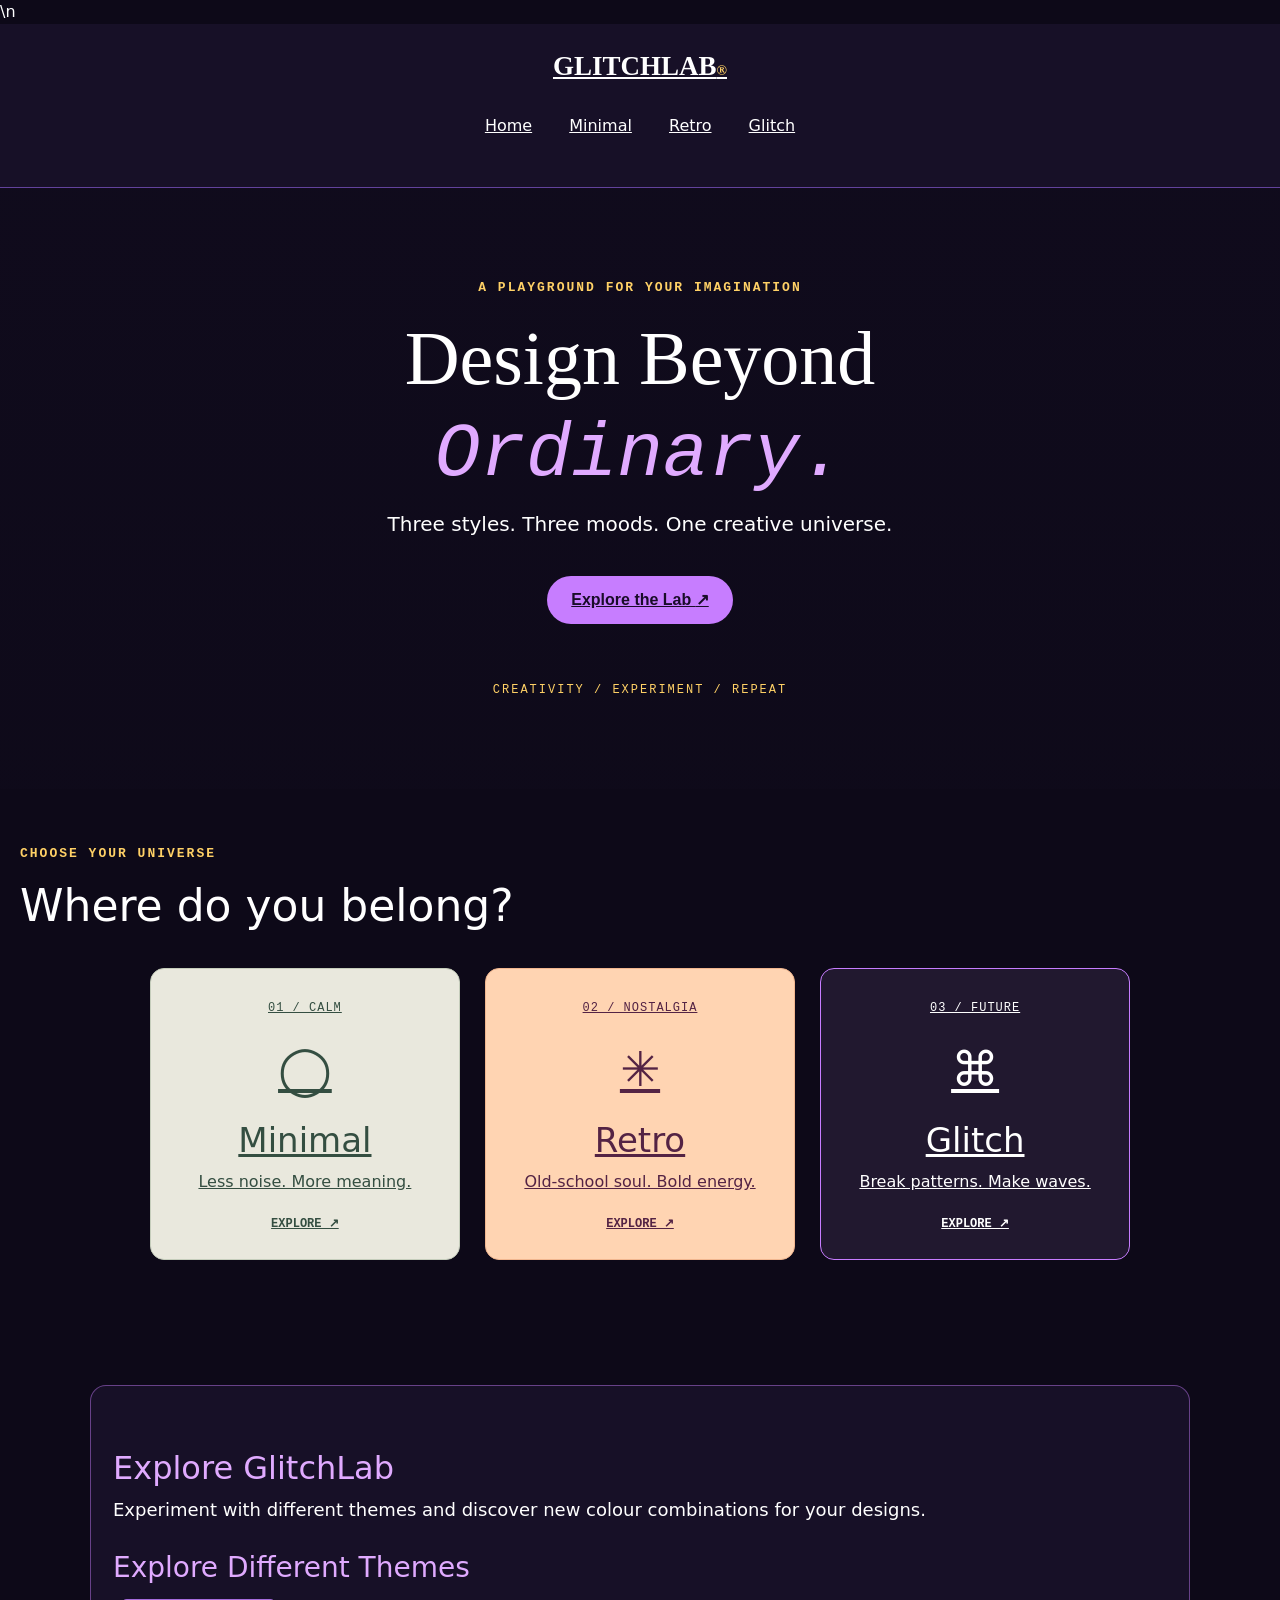
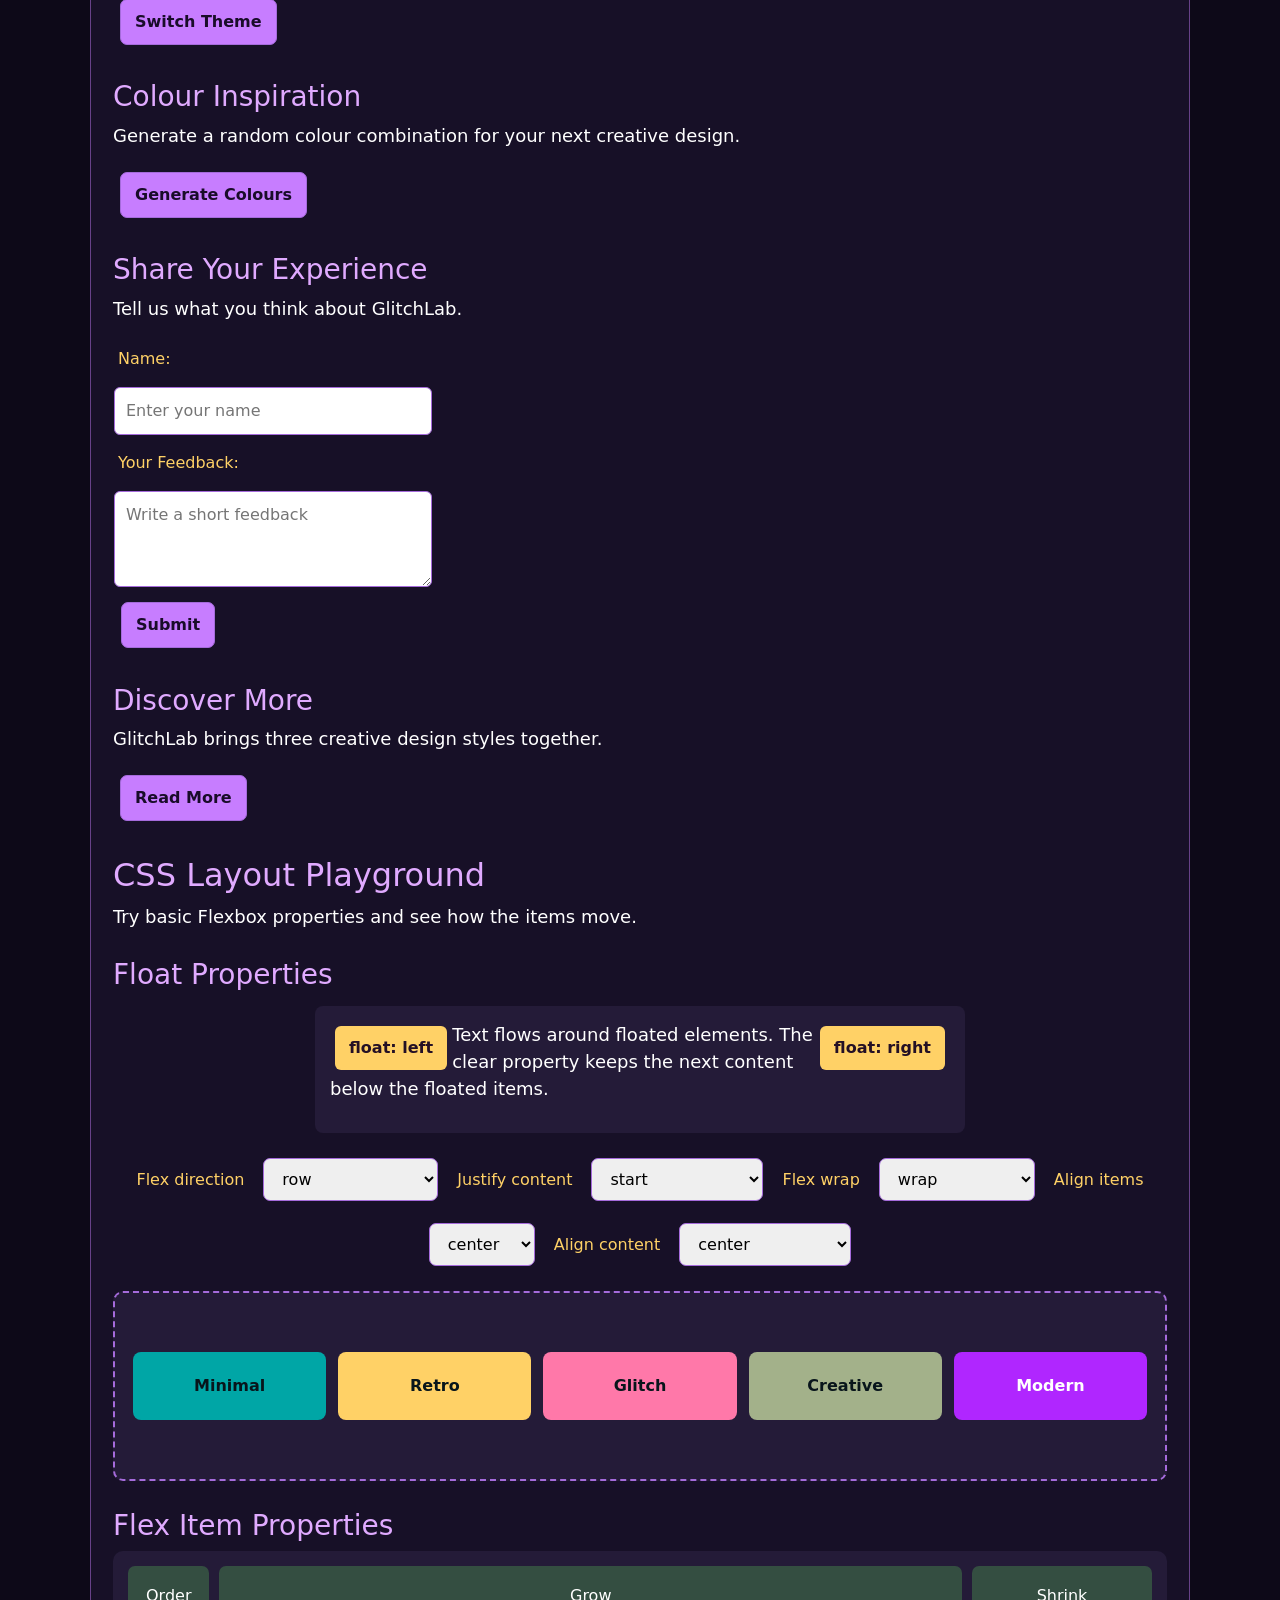
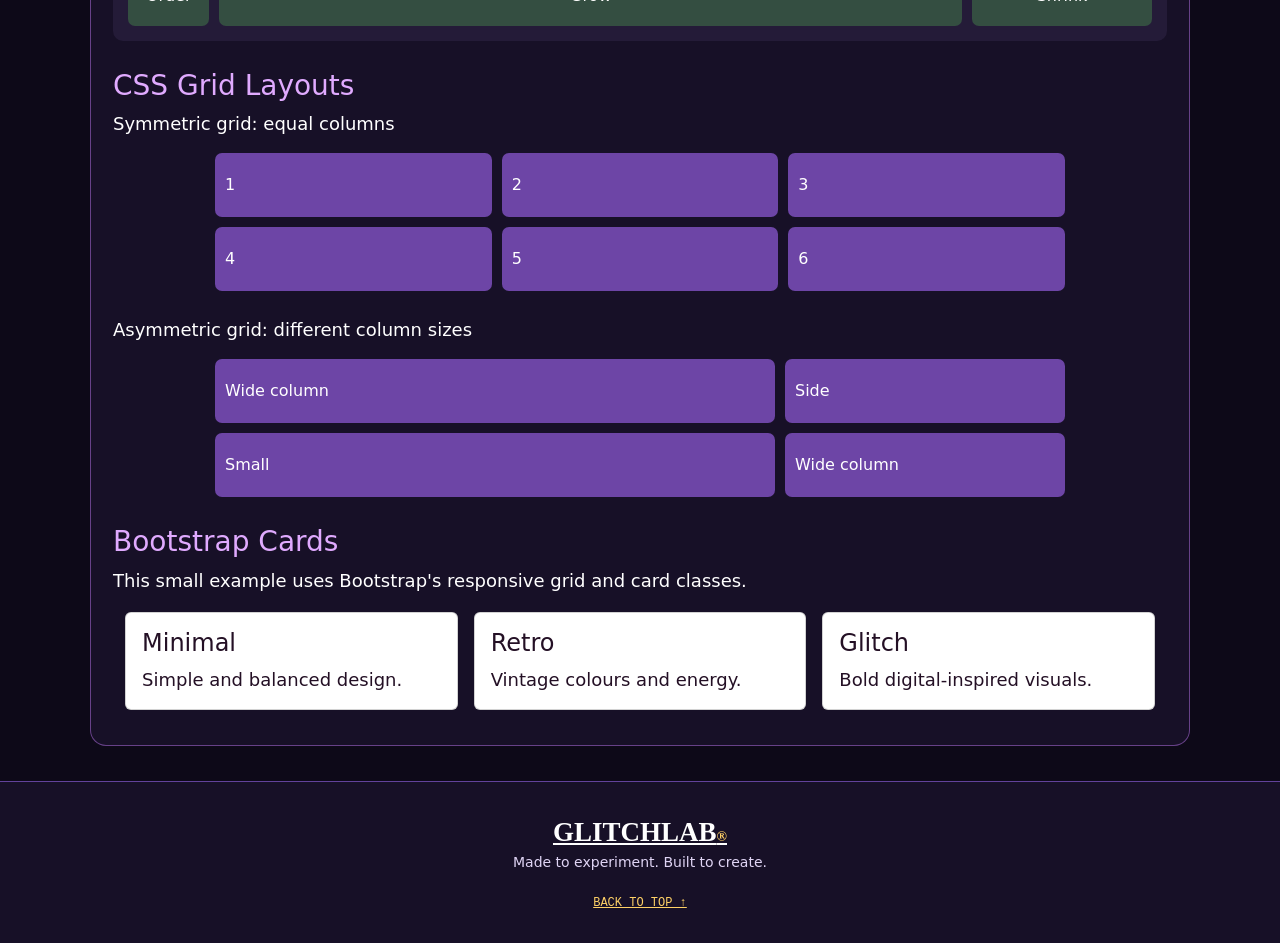
<file: index.html>
<!DOCTYPE html>
<html lang="en">

<head>
    <meta charset="UTF-8">
    <meta name="viewport" content="width=device-width, initial-scale=1.0">
    <title>GlitchLab | Explore Your Style</title>
    <link rel="stylesheet" href="style.css">\n    <link href="https://cdn.jsdelivr.net/npm/bootstrap@5.3.3/dist/css/bootstrap.min.css" rel="stylesheet">
</head>

<body class="home-theme">

    <header class="home-header">
        <a class="logo" href="index.html">GLITCHLAB<span>®</span></a>

        <nav>
            <a href="index.html">Home</a>
            <a href="minimal.html">Minimal</a>
            <a href="retro.html">Retro</a>
            <a href="glitch.html">Glitch</a>
        </nav>
    </header>

    <main>
        <section class="home-hero">
            <p class="eyebrow">A PLAYGROUND FOR YOUR IMAGINATION</p>

            <h1>Design Beyond<br><span>Ordinary.</span></h1>

            <p class="home-description">
                Three styles. Three moods. One creative universe.
            </p>

            <a class="primary-button" href="#worlds">
                Explore the Lab <span>↗</span>
            </a>

            <div class="hero-decoration">CREATIVITY / EXPERIMENT / REPEAT</div>
        </section>

        <section class="worlds-section" id="worlds">
            <p class="eyebrow">CHOOSE YOUR UNIVERSE</p>
            <h2>Where do you belong?</h2>

            <div class="world-grid">
                <a class="world-card minimal-card" href="minimal.html">
                    <span class="card-number">01 / CALM</span>
                    <div class="world-symbol">◯</div>
                    <h3>Minimal</h3>
                    <p>Less noise. More meaning.</p>
                    <span class="card-arrow">EXPLORE ↗</span>
                </a>

                <a class="world-card retro-card" href="retro.html">
                    <span class="card-number">02 / NOSTALGIA</span>
                    <div class="world-symbol">✳</div>
                    <h3>Retro</h3>
                    <p>Old-school soul. Bold energy.</p>
                    <span class="card-arrow">EXPLORE ↗</span>
                </a>

                <a class="world-card glitch-card" href="glitch.html">
                    <span class="card-number">03 / FUTURE</span>
                    <div class="world-symbol">⌘</div>
                    <h3>Glitch</h3>
                    <p>Break patterns. Make waves.</p>
                    <span class="card-arrow">EXPLORE ↗</span>
                </a>
            </div>
        </section>
        <!-- GlitchLab Interactive Features -->

        <section id="glitchlab-tools">

            <h2>Explore GlitchLab</h2>

            <p>
                Experiment with different themes and discover
                new colour combinations for your designs.
            </p>

            <!-- Theme Change -->
            <h3>Explore Different Themes</h3>

            <button id="themeButton">Switch Theme</button>


            <!-- Colour Palette Generator -->
            <h3>Colour Inspiration</h3>

            <p>
                Generate a random colour combination for your
                next creative design.
            </p>

            <button id="paletteButton">Generate Colours</button>

            <div id="paletteBox"></div>


            <!-- Feedback Section -->
            <h3>Share Your Experience</h3>

            <p>
                Tell us what you think about GlitchLab.
            </p>

            <table width="320">
                <tr>
                    <td>
                        <form id="feedbackForm">

                            <label for="userName">Name:</label>
                            <input type="text" id="userName" placeholder="Enter your name">

                            <label for="feedback">Your Feedback:</label>
                            <textarea id="feedback" rows="3" placeholder="Write a short feedback"></textarea>

                            <button type="submit">Submit</button>

                        </form>
                    </td>
                </tr>
            </table>


            <!-- Read More Feature -->
            <h3>Discover More</h3>
            <p>GlitchLab brings three creative design styles together.</p>
            <p id="extraText" hidden>
                Explore visual ideas, compare colour palettes and learn how
                different layouts can change the look of a website.
            </p>
            <button id="readButton" type="button">Read More</button>

            <!-- Flexbox Playground -->
            <h2>CSS Layout Playground</h2>
            <p>Try basic Flexbox properties and see how the items move.</p>

            <h3>Float Properties</h3>
            <div class="float-example">
                <span class="float-chip float-left">float: left</span>
                <span class="float-chip float-right">float: right</span>
                <p>
                    Text flows around floated elements. The clear property
                    keeps the next content below the floated items.
                </p>
                <div class="clear-float"></div>
            </div>

            <div class="layout-controls">
                <label for="directionSelect">Flex direction</label>
                <select id="directionSelect">
                    <option value="row">row</option>
                    <option value="row-reverse">row-reverse</option>
                    <option value="column">column</option>
                    <option value="column-reverse">column-reverse</option>
                </select>

                <label for="justifySelect">Justify content</label>
                <select id="justifySelect">
                    <option value="flex-start">start</option>
                    <option value="center">center</option>
                    <option value="space-between">space-between</option>
                    <option value="space-around">space-around</option>
                    <option value="space-evenly">space-evenly</option>
                </select>

                <label for="wrapSelect">Flex wrap</label>
                <select id="wrapSelect">
                    <option value="nowrap">nowrap</option>
                    <option value="wrap" selected>wrap</option>
                    <option value="wrap-reverse">wrap-reverse</option>
                </select>

                <label for="alignSelect">Align items</label>
                <select id="alignSelect">
                    <option value="stretch">stretch</option>
                    <option value="flex-start">start</option>
                    <option value="center" selected>center</option>
                    <option value="flex-end">end</option>
                </select>

                <label for="alignContentSelect">Align content</label>
                <select id="alignContentSelect">
                    <option value="flex-start">start</option>
                    <option value="center" selected>center</option>
                    <option value="space-between">space-between</option>
                    <option value="space-around">space-around</option>
                    <option value="stretch">stretch</option>
                </select>
            </div>

            <div id="flexPlayground" class="flex-playground" aria-live="polite"></div>

            <h3>Flex Item Properties</h3>
            <div class="flex-item-demo">
                <div class="flex-property-item grow-item">Grow</div>
                <div class="flex-property-item shrink-item">Shrink</div>
                <div class="flex-property-item order-item">Order</div>
            </div>

            <h3>CSS Grid Layouts</h3>
            <p>Symmetric grid: equal columns</p>
            <div class="grid-demo symmetric-grid">
                <div>1</div><div>2</div><div>3</div>
                <div>4</div><div>5</div><div>6</div>
            </div>

            <p>Asymmetric grid: different column sizes</p>
            <div class="grid-demo asymmetric-grid">
                <div class="grid-wide">Wide column</div>
                <div>Side</div>
                <div>Small</div>
                <div class="grid-wide">Wide column</div>
            </div>

            <!-- Small Bootstrap example -->
            <h3>Bootstrap Cards</h3>
            <p>This small example uses Bootstrap's responsive grid and card classes.</p>
            <div class="container bootstrap-demo">
                <div class="row g-3">
                    <div class="col-md-4">
                        <div class="card h-100">
                            <div class="card-body">
                                <h4 class="card-title">Minimal</h4>
                                <p class="card-text">Simple and balanced design.</p>
                            </div>
                        </div>
                    </div>
                    <div class="col-md-4">
                        <div class="card h-100">
                            <div class="card-body">
                                <h4 class="card-title">Retro</h4>
                                <p class="card-text">Vintage colours and energy.</p>
                            </div>
                        </div>
                    </div>
                    <div class="col-md-4">
                        <div class="card h-100">
                            <div class="card-body">
                                <h4 class="card-title">Glitch</h4>
                                <p class="card-text">Bold digital-inspired visuals.</p>
                            </div>
                        </div>
                    </div>
                </div>
            </div>

        </section>

    </main>

    <footer class="home-footer">
        <a class="logo" href="index.html">GLITCHLAB<span>®</span></a>
        <p>Made to experiment. Built to create.</p>
        <a href="#top" onclick="window.scrollTo(0,0); return false;">BACK TO TOP ↑</a>

    </footer>
    

    <script src="script.js"></script>

</body>

</html>
</file>
<file: style.css>
/* =====================================
   UNIVERSAL AND ELEMENT SELECTORS
===================================== */

* {
    box-sizing: border-box;
}

body {
    margin: 0;
    font-family: Arial, sans-serif;
    font-size: 18px;
    line-height: 1.6;
    text-align: center;
}

a {
    text-decoration: none;
}

h1, h2, h3, p {
    margin-top: 0;
}

h1 {
    font-size: 68px;
    line-height: 1.2;
}

h2 {
    font-size: 42px;
}

h3 {
    font-size: 28px;
}

p {
    font-size: 18px;
}

header {
    padding: 22px 15px;
}

nav {
    text-align: center;
    margin: 15px auto;
}

nav a {
    display: inline-block;
    padding: 8px 12px;
    margin: 4px;
    color: inherit;
}

section {
    padding: 55px 20px;
}

footer {
    padding: 30px 15px;
    text-align: center;
}


/* =====================================
   COMMON CLASSES
===================================== */

.logo {
    display: inline-block;
    font-family: Georgia, serif;
    font-size: 27px;
    font-weight: bold;
    color: inherit;
}

.logo span {
    color: #FFD166;
    font-size: 14px;
}

.eyebrow {
    font-family: "Courier New", monospace;
    font-size: 13px;
    letter-spacing: 2px;
    font-weight: bold;
}

.primary-button {
    display: inline-block;
    padding: 12px 24px;
    margin: 12px auto;
    border-radius: 25px;
    font-family: Arial, sans-serif;
    font-size: 16px;
    font-weight: bold;
}

.home-description,
.style-description {
    max-width: 700px;
    margin: 0 auto 25px auto;
    font-size: 20px;
}

.hero-decoration {
    margin-top: 45px;
    font-family: "Courier New", monospace;
    font-size: 12px;
    letter-spacing: 2px;
    visibility: visible;
}

.feature-image {
    display: block;
    width: 90%;
    max-width: 1000px;
    height: auto;
    margin: 30px auto;
    border: 2px solid rgba(255, 255, 255, 0.5);
    border-radius: 12px;
}


/* =====================================
   HOME PAGE — ATTRACTIVE PURPLE THEME
===================================== */

.home-theme {
    background-color: #0D0918;
    color: #FFFFFF;
}

.home-header {
    background-color: #171027;
    text-align: center;
    border-bottom: 1px solid #62429B;
}

.home-hero {
    padding: 90px 20px;
    background-color: #171027;
    background-image:
        linear-gradient(
            rgba(13, 9, 24, 0.72),
            rgba(13, 9, 24, 0.88)
        ),
        url("https://images.unsplash.com/photo-1518770660439-4636190af475?auto=format&fit=crop&w=1600&q=85");
    background-position: center;
    background-size: cover;
    background-repeat: no-repeat;
    text-align: center;
}

.home-hero .eyebrow {
    color: #FFD166;
}

.home-hero h1 {
    color: #FFFFFF;
    font-size: 76px;
    font-family: Georgia, serif;
}

.home-hero h1 span {
    color: #E0AAFF;
    font-style: italic;
    font-family: "Courier New", monospace;
}

.home-hero p {
    color: #FFFFFF;
}

.home-hero .primary-button {
    background-color: #C77DFF;
    color: #190C29;
}

.hero-decoration {
    color: #FFD166;
}

.worlds-section {
    background-color: #0D0918;
}

.worlds-section .eyebrow {
    color: #FFD166;
}

.worlds-section h2 {
    color: #FFFFFF;
    font-size: 44px;
}

.world-grid {
    max-width: 1150px;
    margin: 25px auto;
    text-align: center;
}

.world-card {
    display: inline-block;
    vertical-align: top;
    width: 310px;
    max-width: 100%;
    min-height: 290px;
    margin: 10px;
    padding: 25px 20px;
    border: 1px solid;
    border-radius: 14px;
    text-align: center;
    color: inherit;
}

.card-number {
    font-family: "Courier New", monospace;
    font-size: 12px;
    letter-spacing: 1px;
}

.world-symbol {
    margin: 15px auto;
    font-size: 48px;
}

.world-card h3 {
    font-size: 34px;
    margin-bottom: 10px;
}

.world-card p {
    font-size: 16px;
}

.card-arrow {
    font-family: "Courier New", monospace;
    font-size: 12px;
    font-weight: bold;
}

.minimal-card {
    background-color: #E9E8DD;
    color: #344E41;
    border-color: #C5CDBB;
}

.retro-card {
    background-color: #FFD4B2;
    color: #542344;
    border-color: #F1B68F;
}

.glitch-card {
    background-color: #21182F;
    color: #FFFFFF;
    border-color: #C77DFF;
}

.home-footer {
    background-color: #171027;
    border-top: 1px solid #62429B;
}

.home-footer p {
    color: #E0D5F5;
    font-size: 14px;
}

.home-footer > a:last-child {
    color: #FFD166;
    font-family: "Courier New", monospace;
    font-size: 12px;
}


/* =====================================
   MINIMAL PAGE
===================================== */

.minimal-theme {
    background-color: #F5F0E8;
    color: #344E41;
    font-family: Georgia, serif;
}

.minimal-theme .sub-header {
    background-color: #E7E0D3;
}

.minimal-theme nav a {
    color: #344E41;
}

.minimal-theme .style-hero {
    background-color: #E8EDE3;
}

.minimal-hero h1 {
    font-family: Georgia, serif;
    font-size: 72px;
}

.minimal-hero h1 em {
    color: #617B4D;
}

.minimal-hero .eyebrow {
    color: #405B35;
}

.minimal-theme .primary-button {
    background-color: #344E41;
    color: #FFFFFF;
}

.minimal-theme .style-content {
    background-color: #F5F0E8;
}

.minimal-theme .feature-box {
    background-color: #FFFFFF;
    border: 1px solid #D7DDCF;
}

.minimal-theme .feature-box span {
    color: #536F43;
}

.minimal-theme .palette-section {
    background-color: #E8EDE3;
}

.minimal-theme .cream {
    background-color: #FFFFFF;
    color: #344E41;
}

.minimal-theme .sage {
    background-color: #A3B18A;
    color: #172117;
}

.minimal-theme .forest {
    background-color: #344E41;
    color: #FFFFFF;
}

.minimal-theme .site-footer {
    background-color: #344E41;
    color: #FFFFFF;
}


/* =====================================
   RETRO PAGE — WARM PINK AND GOLD
===================================== */

.retro-theme {
    background-color: #241025;
    color: #FFFFFF;
    font-family: Georgia, serif;
}

.retro-theme .sub-header {
    background-color: #35132E;
    color: #FFE3A3;
}

.retro-theme nav a {
    color: #FFE3A3;
}

.retro-hero {
    background-color: #35132E;
    background-image:
        linear-gradient(
            rgba(35, 10, 34, 0.76),
            rgba(35, 10, 34, 0.88)
        ),
        url("https://images.unsplash.com/photo-1550745165-9bc0b252726f?auto=format&fit=crop&w=1400&q=85");
    background-position: center;
    background-size: cover;
    background-repeat: no-repeat;
}

.retro-hero h1 {
    font-family: Georgia, serif;
    font-size: 76px;
    color: #FFFFFF;
}

.retro-hero h1 span {
    color: #FFD166;
    font-style: italic;
}

.retro-hero .eyebrow {
    color: #FFD166;
}

.retro-hero .style-description {
    color: #FFFFFF;
}

.retro-theme .primary-button {
    background-color: #FFD166;
    color: #35132E;
}

.retro-theme .style-content {
    background-color: #241025;
    color: #FFFFFF;
}

.retro-theme .feature-box {
    background-color: #35132E;
    border: 2px solid #A94F77;
}

.retro-theme .feature-box span {
    color: #FFD166;
}

.retro-theme .palette-section {
    background-color: #35132E;
}

.retro-pink {
    background-color: #FF78A9;
    color: #301024;
}

.retro-cyan {
    background-color: #71F0F0;
    color: #14202A;
}

.retro-purple {
    background-color: #A56BDB;
    color: #FFFFFF;
}

.retro-theme .site-footer {
    background-color: #190C20;
    color: #FFE3A3;
}


/* =====================================
   GLITCH PAGE — NEON CYAN AND PURPLE
===================================== */

.glitch-theme {
    background-color: #080B16;
    color: #FFFFFF;
    font-family: "Courier New", monospace;
}

.glitch-theme .sub-header {
    background-color: #101326;
    color: #00F5FF;
}

.glitch-theme nav a {
    color: #00F5FF;
}

.glitch-hero {
    background-color: #101326;
    background-image:
        linear-gradient(
            rgba(5, 8, 22, 0.78),
            rgba(5, 8, 22, 0.90)
        ),
        url("https://images.unsplash.com/photo-1518770660439-4636190af475?auto=format&fit=crop&w=1400&q=85");
    background-position: center;
    background-size: cover;
    background-repeat: no-repeat;
}

.glitch-hero h1 {
    font-family: "Courier New", monospace;
    font-size: 62px;
    color: #FFFFFF;
}

.glitch-hero h1 span {
    color: #00F5FF;
}

.glitch-hero .eyebrow {
    color: #FF4DDE;
}

.glitch-hero .style-description {
    color: #FFFFFF;
}

.glitch-theme .primary-button {
    background-color: #00F5FF;
    color: #080B16;
}

.glitch-theme .style-content {
    background-color: #080B16;
    color: #FFFFFF;
}

.glitch-theme .feature-box {
    background-color: #101326;
    border: 1px solid #8A4DFF;
}

.glitch-theme .feature-box span {
    color: #00F5FF;
}

.glitch-theme .feature-box h3 {
    color: #FF4DDE;
}

.glitch-theme .palette-section {
    background-color: #101326;
}

.electric {
    background-color: #B026FF;
    color: #FFFFFF;
}

.neon {
    background-color: #00F5FF;
    color: #101014;
}

.midnight {
    background-color: #11111B;
    color: #FFFFFF;
    border: 1px solid #00F5FF;
}

.glitch-theme .site-footer {
    background-color: #101326;
    color: #00F5FF;
    border-top: 1px solid #8A4DFF;
}


/* =====================================
   COMMON PAGE CONTENT
===================================== */

.style-content {
    padding: 60px 20px;
    text-align: center;
}

.style-content .eyebrow,
.palette-section .eyebrow {
    letter-spacing: 2px;
}

.style-content h2,
.palette-section h2 {
    margin-bottom: 35px;
}

.feature-grid {
    max-width: 1100px;
    margin: 20px auto;
    text-align: center;
}

.feature-box {
    display: inline-block;
    vertical-align: top;
    width: 300px;
    max-width: 100%;
    min-height: 190px;
    margin: 10px;
    padding: 22px;
    border-radius: 12px;
    text-align: center;
}

.feature-box span {
    font-size: 15px;
}

.feature-box h3 {
    margin: 12px 0;
}

.feature-box p {
    font-size: 16px;
}

.palette-section {
    padding: 60px 20px;
    text-align: center;
}

.palette-grid {
    max-width: 1000px;
    margin: 20px auto;
    text-align: center;
}

.palette-swatch {
    display: inline-block;
    vertical-align: top;
    width: 260px;
    max-width: 100%;
    min-height: 145px;
    margin: 10px;
    padding: 22px;
    border-radius: 10px;
}

.palette-swatch span {
    font-family: "Courier New", monospace;
    font-size: 13px;
    letter-spacing: 2px;
}

.palette-swatch p {
    margin-top: 8px;
    font-family: "Courier New", monospace;
    font-size: 15px;
}

.site-footer a {
    color: inherit;
    font-size: 14px;
    font-weight: bold;
}

.site-footer p {
    font-family: "Courier New", monospace;
    font-size: 12px;
}

/* Dark Mode */
.dark-mode {
    background-color: #171721;
    color: white;
}

/* Buttons */
button {
    padding: 10px 18px;
    cursor: pointer;
    border: none;
    border-radius: 5px;
    margin: 8px;
}

/* Feedback Form */
input, textarea {
    display: block;
    padding: 10px;
    margin: 10px 0;
    width: 90%;
}

/* Colour Palette */
#paletteBox {
    display: flex;
    flex-wrap: wrap;
    gap: 10px;
}

/* Dark Theme */
body.dark-mode {
    background-color: #171721;
    color: white;
}

/* Dark Theme Headings */
body.dark-mode h1,
body.dark-mode h2,
body.dark-mode h3,
body.dark-mode p {
    color: white;
}

/* Dark Theme Links */
body.dark-mode a {
    color: #00F5FF;
}

/* Smooth Theme Change */
body {
    transition: background-color 0.3s, color 0.3s;
}


/* =====================================
   GLITCHLAB LAYOUT PLAYGROUND
===================================== */

#glitchlab-tools {
    max-width: 1100px;
    margin: 35px auto;
    padding: 35px 22px;
    border: 1px solid rgba(199, 125, 255, 0.45);
    border-radius: 16px;
    background-color: #171027;
    color: #FFFFFF;
}

#glitchlab-tools h2,
#glitchlab-tools h3 {
    color: #E0AAFF;
    margin-top: 28px;
}

#glitchlab-tools button,
#glitchlab-tools select {
    padding: 10px 14px;
    margin: 7px;
    border: 1px solid #A56BDB;
    border-radius: 7px;
}

#glitchlab-tools button {
    background-color: #C77DFF;
    color: #190C29;
    font-weight: bold;
    cursor: pointer;
}

#glitchlab-tools input,
#glitchlab-tools textarea {
    display: block;
    width: 100%;
    max-width: 520px;
    padding: 11px;
    margin: 8px auto;
    border: 1px solid #A56BDB;
    border-radius: 6px;
}

#glitchlab-tools label {
    display: inline-block;
    margin: 8px 4px;
    color: #FFD166;
}

.layout-controls {
    margin: 18px auto;
    display: flex;
    flex-wrap: wrap;
    justify-content: center;
    align-items: center;
    gap: 8px;
}

.flex-playground {
    min-height: 190px;
    display: flex;
    flex-direction: row;
    justify-content: space-evenly;
    align-items: center;
    align-content: center;
    flex-wrap: wrap;
    gap: 12px;
    padding: 18px;
    background-color: #241B38;
    border: 2px dashed #A56BDB;
    border-radius: 10px;
}

.playground-item {
    flex: 1 1 110px;
    min-width: 75px;
    padding: 22px 10px;
    border-radius: 8px;
    background-color: #00A6A6;
    color: #08151B;
    font-weight: bold;
    text-align: center;
}

.playground-item:nth-child(2) {
    background-color: #FFD166;
}

.playground-item:nth-child(3) {
    background-color: #FF78A9;
}

.playground-item:nth-child(4) {
    background-color: #A3B18A;
}

.playground-item:nth-child(5) {
    background-color: #B026FF;
    color: #FFFFFF;
}

.flex-item-demo {
    display: flex;
    flex-wrap: wrap;
    gap: 10px;
    padding: 15px;
    background-color: #241B38;
    border-radius: 10px;
}

.flex-property-item {
    padding: 18px;
    background-color: #344E41;
    color: white;
    border-radius: 7px;
    text-align: center;
}

.grow-item {
    flex-grow: 2;
}

.shrink-item {
    flex-shrink: 1;
    flex-basis: 180px;
}

.order-item {
    order: -1;
    align-self: flex-end;
}

.grid-demo {
    display: grid;
    gap: 10px;
    max-width: 850px;
    margin: 15px auto 25px;
}

.grid-demo div {
    padding: 20px 10px;
    background-color: #6D45A6;
    color: white;
    border-radius: 7px;
}

.symmetric-grid {
    grid-template-columns: repeat(3, 1fr);
    grid-template-rows: auto auto;
}

.asymmetric-grid {
    grid-template-columns: 2fr 1fr;
    grid-template-rows: auto auto;
}

.grid-wide {
    grid-column: span 1;
}

.float-example {
    max-width: 650px;
    margin: 15px auto;
    padding: 15px;
    text-align: left;
    background-color: #241B38;
    border-radius: 8px;
}

.float-example::after {
    content: "";
    display: block;
    clear: both;
}

.float-example img {
    float: left;
    width: 90px;
    height: 90px;
    object-fit: cover;
    margin: 0 15px 10px 0;
    border-radius: 8px;
}

.bootstrap-demo {
    margin-top: 18px;
    text-align: left;
}

.bootstrap-demo .card {
    color: #241025;
    text-align: left;
}

#paletteBox > div {
    display: inline-block;
    min-width: 120px;
    border-radius: 7px;
    font-weight: bold;
}

#extraText[hidden] {
    display: none;
}

@media (max-width: 600px) {
    #glitchlab-tools {
        margin: 15px 10px;
        padding: 22px 12px;
    }

    .symmetric-grid {
        grid-template-columns: repeat(2, 1fr);
    }

    .asymmetric-grid {
        grid-template-columns: 1fr 1fr;
    }

    .layout-controls {
        flex-direction: column;
    }
}


.float-chip {
    display: inline-block;
    padding: 10px 14px;
    margin: 5px;
    background-color: #FFD166;
    color: #241025;
    border-radius: 6px;
    font-weight: bold;
}

.float-left {
    float: left;
}

.float-right {
    float: right;
}

.clear-float {
    clear: both;
}
</file>
